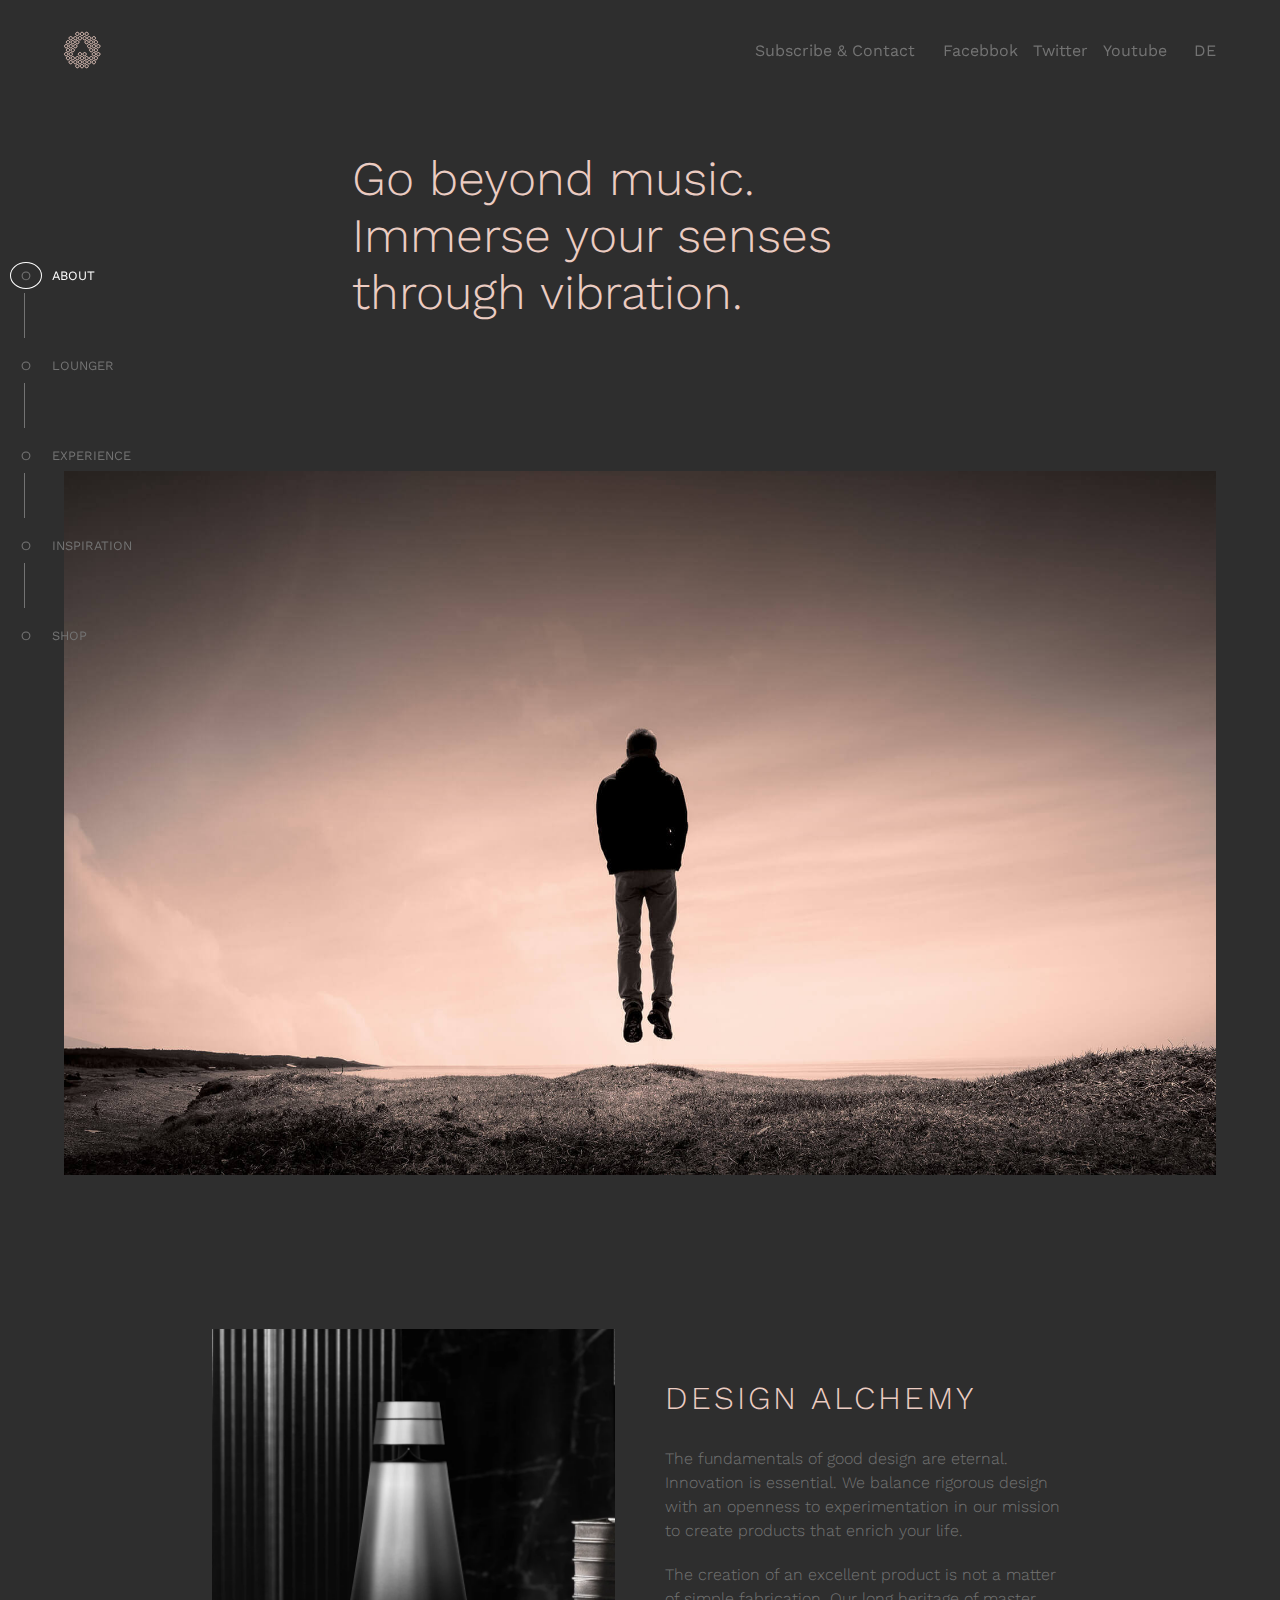
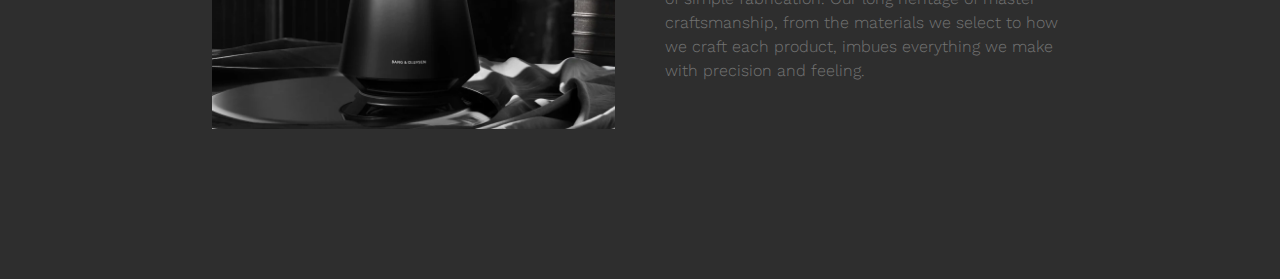
<file: index.html>
<!DOCTYPE html>
<html lang="en">
<head>
    <meta charset="UTF-8">
    <meta name="viewport" content="width=device-width, initial-scale=1.0">
    <link rel="stylesheet" href="assets/css/style.css">
    <title>Headphones</title>
</head>
<body>
    <header>
        <img src="assets/img/logo.svg" alt="">
        <div>
            <a href="assets/html/contact.html">Subscribe & Contact</a>
            <ul>
                <li><a href="#">Facebbok</a></li>
                <li><a href="#">Twitter</a></li>
                <li><a href="#">Youtube</a></li>
            </ul>
            <a href="#">DE</a>
        </div>
    </header>
    <aside>
        <a href="index.html" class="active"><span>&#9675;</span>ABOUT</a>
        <div></div>
        <a href="assets/html/lounger.html"><span>&#9675;</span>LOUNGER</a>
        <div></div>
        <a href="assets/html/experience.html"><span>&#9675;</span>EXPERIENCE</a>
        <div></div>
        <a href="assets/html/inspiration.html"><span>&#9675;</span>INSPIRATION</a>
        <div></div>
        <a href="assets/html/shop.html"><span>&#9675;</span>SHOP</a>
    </aside>
    <section id="About">
        <h1>
            Go beyond music. <br>
            Immerse your senses <br>
            through vibration.
        </h1>
        <img src="assets/img/section-about-1.jpg" alt="" class="hero">
        <article>
            <img src="assets/img/BS1_NYC_Home.webp" alt="">
            <div>
                <h2>DESIGN ALCHEMY</h2>
                <p>
                    The fundamentals of good design are eternal. Innovation is essential. We balance rigorous design with an openness to experimentation in our mission to create products that enrich your life.
                </p>
                <p>
                    The creation of an excellent product is not a matter of simple fabrication. Our long heritage of master craftsmanship, from the materials we select to how we craft each product, imbues everything we make with precision and feeling.
                </p>
            </div>
        </article>
    </section>
</body>
</html>
</file>
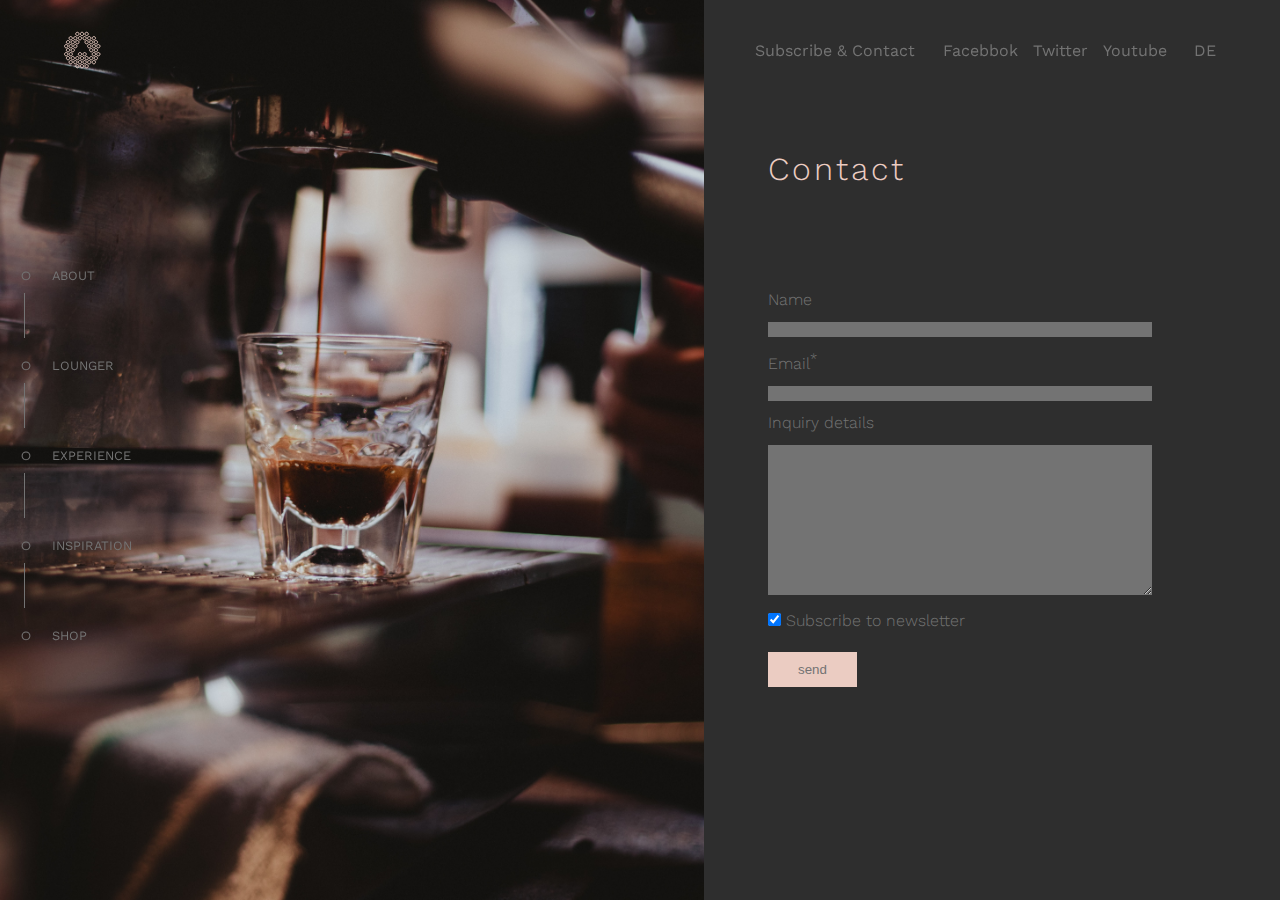
<file: assets/html/contact.html>
<!DOCTYPE html>
<html lang="en">
<head>
    <meta charset="UTF-8">
    <meta name="viewport" content="width=device-width, initial-scale=1.0">
    <link rel="stylesheet" href="../css/style.css">
    <title>Contact</title>
</head>
<body>
    <header>
        <img src="../img/logo.svg" alt="">
        <div>
            <a href="contact.html">Subscribe & Contact</a>
            <ul>
                <li><a href="#">Facebbok</a></li>
                <li><a href="#">Twitter</a></li>
                <li><a href="#">Youtube</a></li>
            </ul>
            <a href="#">DE</a>
        </div>
    </header>
    <aside>
        <a href="../../index.html"><span>&#9675;</span>ABOUT</a>
        <div></div>
        <a href="lounger.html"><span>&#9675;</span>LOUNGER</a>
        <div></div>
        <a href="experience.html"><span>&#9675;</span>EXPERIENCE</a>
        <div></div>
        <a href="inspiration.html"><span>&#9675;</span>INSPIRATION</a>
        <div></div>
        <a href="shop.html"><span>&#9675;</span>SHOP</a>
    </aside>
    <section id="contact" class="halfImage">
        <img src="../img/contact.jpg" alt="">
        <div>
            <h2>Contact</h2>
            <form action="">
                <label for="">Name</label>
                <input type="text" name="" id="">
                <label for="">Email<sup>*</sup></label>
                <input type="email" name="" id="" required>
                <label for="">Inquiry details</label>
                <textarea name="" id="" rows="10"></textarea>
                <input type="checkbox" name="" id="" checked>
                <label for="">Subscribe to newsletter</label><br><br>
                <input type="submit" value="send">
            </form>
        </div>
    </section>
</body>
</html>
</file>
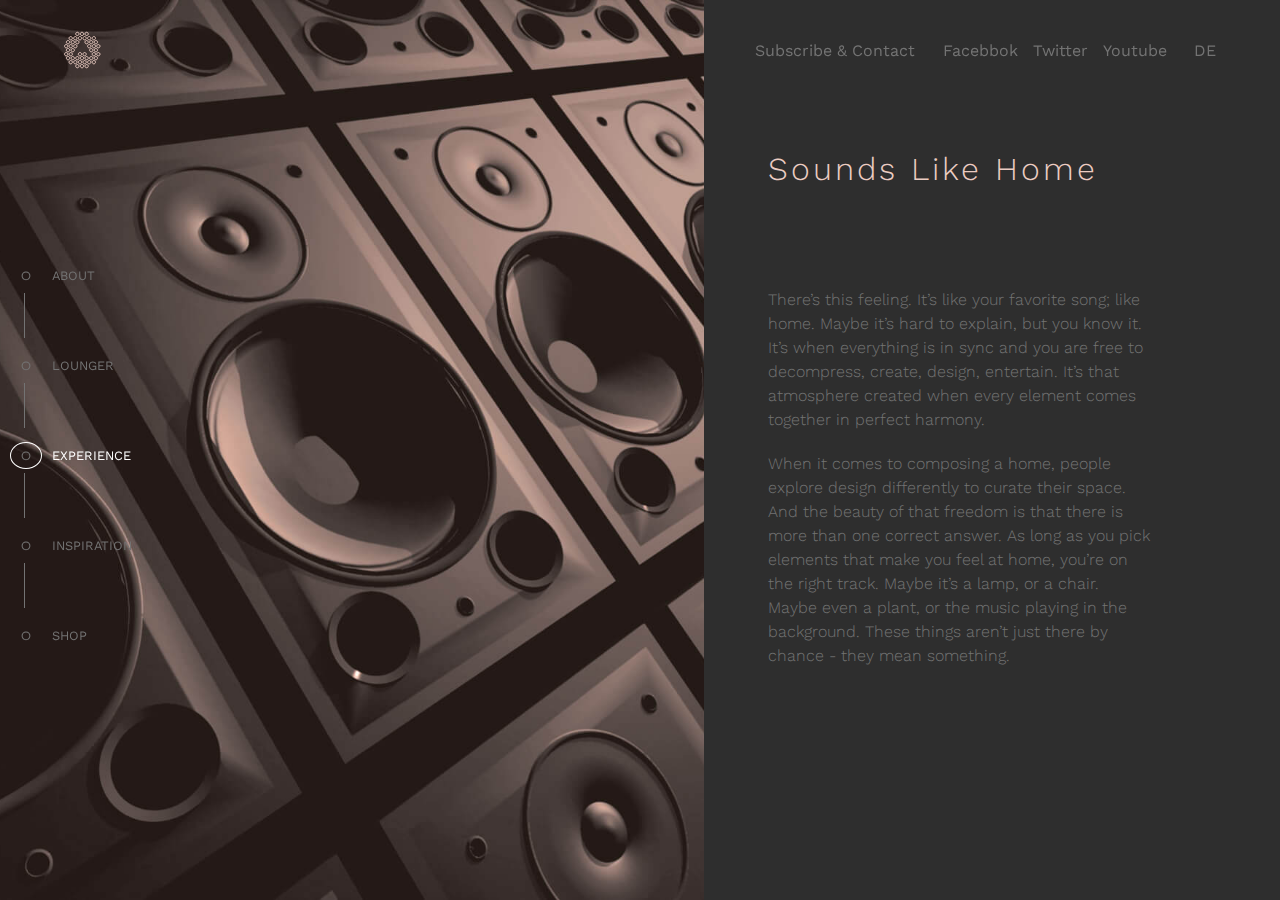
<file: assets/html/experience.html>
<!DOCTYPE html>
<html lang="en">
<head>
    <meta charset="UTF-8">
    <meta name="viewport" content="width=device-width, initial-scale=1.0">
    <link rel="stylesheet" href="../css/style.css">
    <title>Headphones</title>
</head>
<body>
    <header>
        <img src="../img/logo.svg" alt="">
        <div>
            <a href="contact.html">Subscribe & Contact</a>
            <ul>
                <li><a href="#">Facebbok</a></li>
                <li><a href="#">Twitter</a></li>
                <li><a href="#">Youtube</a></li>
            </ul>
            <a href="#">DE</a>
        </div>
    </header>
    <aside>
        <a href="../../index.html"><span>&#9675;</span>ABOUT</a>
        <div></div>
        <a href="lounger.html"><span>&#9675;</span>LOUNGER</a>
        <div></div>
        <a href="experience.html" class="active"><span>&#9675;</span>EXPERIENCE</a>
        <div></div>
        <a href="inspiration.html"><span>&#9675;</span>INSPIRATION</a>
        <div></div>
        <a href="shop.html"><span>&#9675;</span>SHOP</a>
    </aside>
    <section class="halfImage">
        <img src="../img/section-experience-1.jpg" alt="">
        <div>
            <h2>Sounds Like Home</h2>
            <p>
                There’s this feeling. It’s like your favorite song; like home. Maybe it’s hard to explain, but you know it. It’s when everything is in sync and you are free to decompress, create, design, entertain. It’s that atmosphere created when every element comes together in perfect harmony.
            </p>
            <p>
                When it comes to composing a home, people explore design differently to curate their space. And the beauty of that freedom is that there is more than one correct answer. As long as you pick elements that make you feel at home, you’re on the right track. Maybe it’s a lamp, or a chair. Maybe even a plant, or the music playing in the background. These things aren’t just there by chance - they mean something.
            </p>
        </div>
    </section>
</body>
</html>
</file>
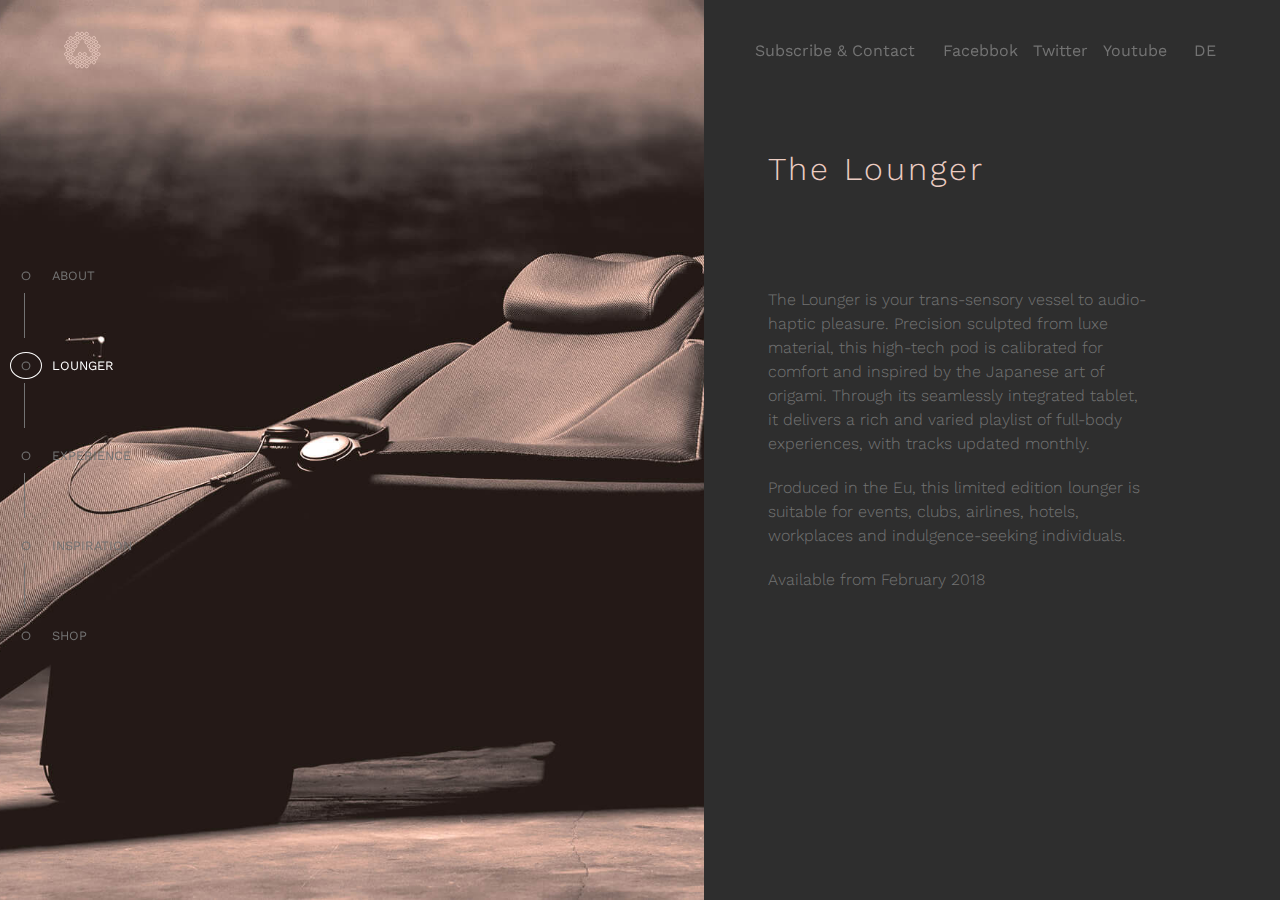
<file: assets/html/lounger.html>
<!DOCTYPE html>
<html lang="en">
<head>
    <meta charset="UTF-8">
    <meta name="viewport" content="width=device-width, initial-scale=1.0">
    <link rel="stylesheet" href="../css/style.css">
    <title>Headphones</title>
</head>
<body>
    <header>
        <img src="../img/logo.svg" alt="">
        <div>
            <a href="contact.html">Subscribe & Contact</a>
            <ul>
                <li><a href="#">Facebbok</a></li>
                <li><a href="#">Twitter</a></li>
                <li><a href="#">Youtube</a></li>
            </ul>
            <a href="#">DE</a>
        </div>
    </header>
    <aside>
        <a href="../../index.html"><span>&#9675;</span>ABOUT</a>
        <div></div>
        <a href="lounger.html" class="active"><span>&#9675;</span>LOUNGER</a>
        <div></div>
        <a href="experience.html"><span>&#9675;</span>EXPERIENCE</a>
        <div></div>
        <a href="inspiration.html"><span>&#9675;</span>INSPIRATION</a>
        <div></div>
        <a href="shop.html"><span>&#9675;</span>SHOP</a>
    </aside>
    <section class="halfImage">
        <img src="../img/section-voyager.jpg" alt="">
        <div>
            <h2>The Lounger</h2>
            <p>
                The Lounger is your trans-sensory vessel to audio-haptic pleasure. Precision sculpted from luxe material, this high-tech pod is calibrated for comfort and inspired by the Japanese art of origami. Through its seamlessly integrated tablet, it delivers a rich and varied playlist of full-body experiences, with tracks updated monthly.
            </p>
            <p>
                Produced in the Eu, this limited edition lounger is suitable for events, clubs, airlines, hotels, workplaces and indulgence-seeking individuals.
            </p>
            <p>Available from February 2018</p>
        </div>
    </section>
</body>
</html>
</file>
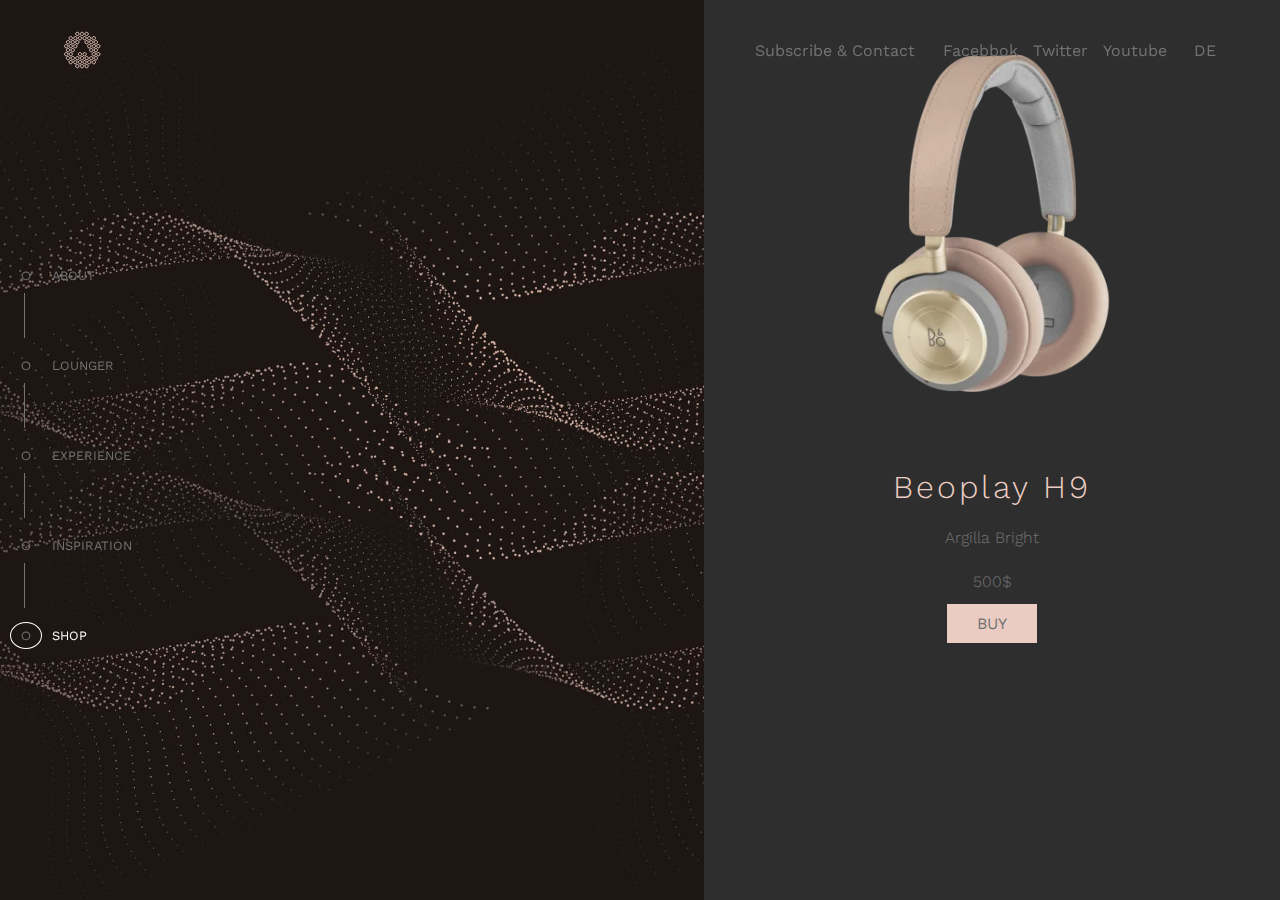
<file: assets/html/shop.html>
<!DOCTYPE html>
<html lang="en">
<head>
    <meta charset="UTF-8">
    <meta name="viewport" content="width=device-width, initial-scale=1.0">
    <link rel="stylesheet" href="../css/style.css">
    <title>Headphones</title>
</head>
<body>
    <header>
        <img src="../img/logo.svg" alt="">
        <div>
            <a href="#">Subscribe & Contact</a>
            <ul>
                <li><a href="#">Facebbok</a></li>
                <li><a href="#">Twitter</a></li>
                <li><a href="#">Youtube</a></li>
            </ul>
            <a href="#">DE</a>
        </div>
    </header>
    <aside>
        <a href="../../index.html"><span>&#9675;</span>ABOUT</a>
        <div></div>
        <a href="lounger.html"><span>&#9675;</span>LOUNGER</a>
        <div></div>
        <a href="experience.html"><span>&#9675;</span>EXPERIENCE</a>
        <div></div>
        <a href="inspiration.html"><span>&#9675;</span>INSPIRATION</a>
        <div></div>
        <a href="shop.html" class="active"><span>&#9675;</span>SHOP</a>
    </aside>
    <section class="halfImage shop">
        <img src="../img/section-composition4.jpg" alt="">
        <div>
            <img src="../img/h9-argilla-bright-hero-1000x1000.webp" alt="">
            <h2>Beoplay H9</h2>
            <p>Argilla Bright</p>
            <p>500$</p>
            <a href="#">BUY</a>
        </div>
    </section>
</body>
</html>
</file>
<file: assets/css/style.css>
@import url('https://fonts.googleapis.com/css2?family=Work+Sans:wght@300;400&display=swap');

*{
    margin: 0;
    padding: 0;
}

body{
    background: #2e2e2e;
    color: #737373;
    font-family: 'Work Sans', sans-serif;
    font-weight: 300;
}

/* *************** header *************** */
header{
    position: fixed;
    width: 90%;
    height: 100px;
    display: flex;
    justify-content: space-between;
    align-items: center;
    padding: 0 5%;
}

header div{
    display: flex;
    width: 40%;
    justify-content: space-between;
}

header div ul li{
    display: inline;
    margin: 0 5px;
}

header a{
    color: #737373;
    text-decoration: none;
    transition: 0.5s ease-in-out;
    font-weight: 400;
}

header a:hover{
    color: #fff;
    text-decoration: underline;
}

/* *************** aside *************** */
aside{
    position: fixed;
    top: 0;
    left: 0;
    height: 100vh;
    display: flex;
    flex-direction: column;
    justify-content: center;
    font-size: 0.8em;
}

aside a{
    text-decoration: none;
    color: #737373;
    display: inline-block;
    margin: 20px 0 10px;
    font-weight: 400;
    transition: 0.5s ease-in-out;   
}

aside a:hover{
    color: #fff;
}

aside a span{
    margin: 0 10px;
    padding: 5px 10px;
    border: 1px solid rgba(0, 0, 0, 0);
}

aside a.active{
    color: #fff;
}

aside a.active span{
    border: 1px solid #fff;
    border-radius: 50%;
    color: #737373;
}

aside div{
    height: 5vh;
    border-left: 1px solid #737373;
    margin-left: 24px;
}

/* *************** ALL *************** */
h2{
    font-size: 2em;
    color: #ebccc2;
    font-weight: 300;
    letter-spacing: 3px;
    margin-bottom: 30px;
}

p{
    margin-bottom: 20px;
    line-height: 1.5em;
}

/* *************** About *************** */
#About{
    padding: 150px 5%;
}

#About h1{
    font-size: 3em;
    color: #ebccc2;
    font-weight: 300;
    margin: 0 0 150px 25%;
}

#About .hero{
    width: 100%;
    margin-bottom: 150px;
}

#About article{
    display: flex;
    justify-content: center;
}

#About article img{
    width: 35%;
    height: 400px;
    object-fit: cover;
}

#About article div{
    width: 35%;
    margin-left: 50px;
}

#About article h2{
    margin-top: 50px;
}

/* *************** Lounger,Experience,Shop *************** */
.halfImage{
    height: 100vh;
    display: flex;
}

.halfImage h2{
    margin: 150px 0 100px;
}

.halfImage>img{
    width: 55%;
    height: 100vh;
    object-fit: cover;
    margin-right: 5%;
}

.halfImage div{
    width: 30%;
}

/* *************** Shop */
.shop{
    text-align: center;
}

.shop h2{
    margin: 20px 0;
}

.shop div{
    width: 35%;
}

.shop div img{
    width: 100%;
    display: block;
    margin: 0 auto;
}

.shop div a, #contact div input:last-of-type{
    color: #737373;
    background: #ebccc2;
    padding: 10px 30px;
    text-decoration: none;
    font-weight: 400;
    transition: 0.5s ease-in-out;
    border: none;
}

.shop div a:hover, #contact div input:last-of-type:hover{
    background: #fff;
}

/* *************** Contact */
#contact label{
    line-height: 1.5em;
}

#contact input:nth-of-type(1), 
#contact input:nth-of-type(2), 
#contact textarea{
    width: 100%;
    background: #737373;
    margin: 10px 0;
    border: none;
}

/* *************** Inspiration *************** */
#Inspiration{
    padding: 100px 20%;
}

#Inspiration #video1{
    width: 80%;
    margin: 0 auto 100px;
}

#Inspiration video{
    width: 100%;
}

/* article */
#Inspiration article h3{
    color: #ebccc2;
    font-size: 1em;
    letter-spacing: 1px;
    margin-bottom: 10px;
}

#Inspiration article p{
    margin: 15px 0 100px;
}

#Inspiration article:nth-of-type(1) span{
    border: 1px solid #737373;
    border-radius: 3px;
    padding: 3px 10px;
    font-size: 0.8em;
}

#Inspiration .bild{
    display: flex;
}

#Inspiration .bild img{
    width: 50%;
}

#Inspiration .bild div{
    padding: 100px 20px 0;
}
</file>
